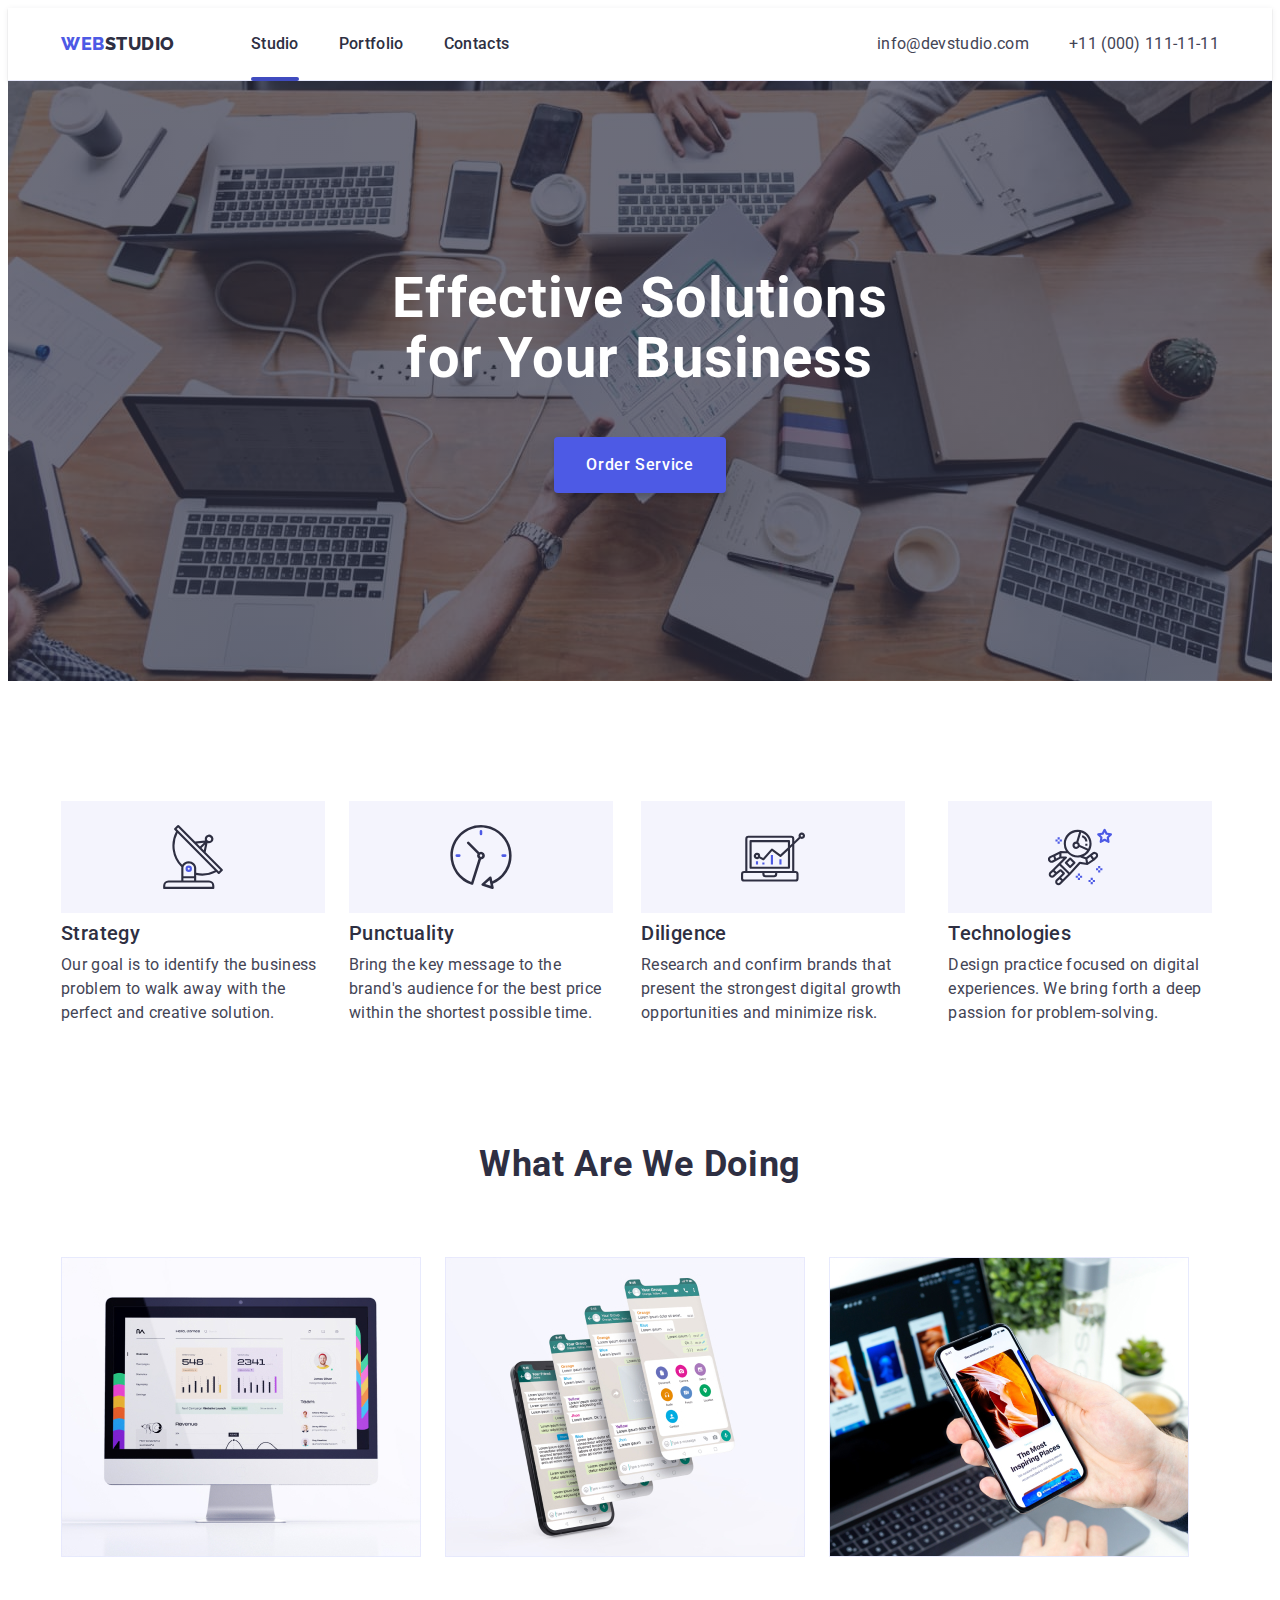
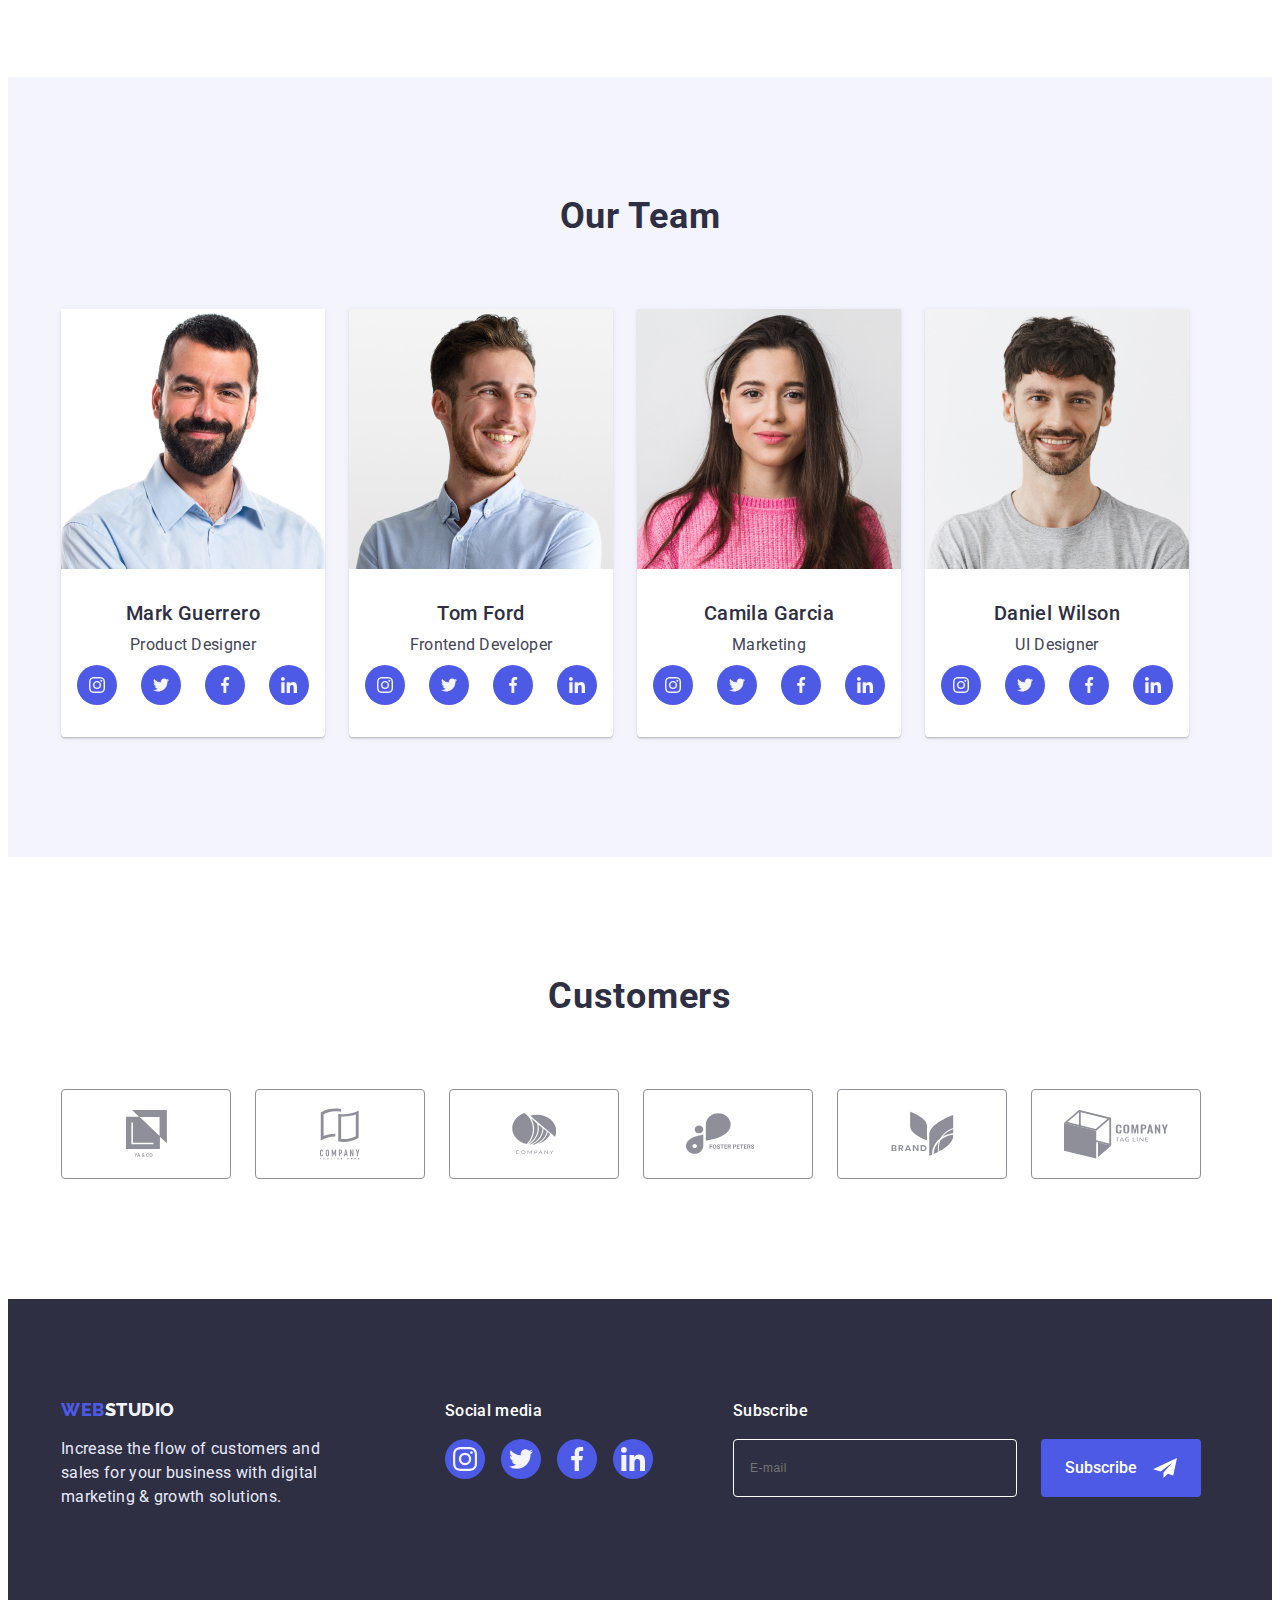
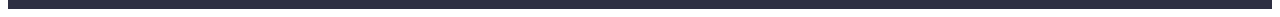
<file: index.html>
<!DOCTYPE html>
<html lang="en">
  <head>
    <meta charset="UTF-8" />
    <meta http-equiv="X-UA-Compatible" content="IE=edge" />
    <meta name="viewport" content="width=device-width, initial-scale=1.0" />
    <title>Document</title>
    <link rel="preconnect" href="https://fonts.googleapis.com" />
    <link rel="preconnect" href="https://fonts.gstatic.com" crossorigin />
    <link
      href="https://fonts.googleapis.com/css2?family=Raleway:wght@800&family=Roboto:ital,wght@0,400;0,500;0,700;1,900&display=swap"
      rel="stylesheet"
    />
    <link
      rel="stylesheet"
      href="https://cdnjs.cloudflare.com/ajax/libs/modern-normalize/1.1.0/modern-normalize.min.css"
      integrity="sha512-wpPYUAdjBVSE4KJnH1VR1HeZfpl1ub8YT/NKx4PuQ5NmX2tKuGu6U/JRp5y+Y8XG2tV+wKQpNHVUX03MfMFn9Q=="
      crossorigin="anonymous"
      referrerpolicy="no-referrer"
    />
    <link rel="stylesheet" href="./css/styles.css" />
  </head>
  <body>
    <header class="header">
      <div class="container header-container">
        <nav class="header-container-nav">
          <a class="header-logo link" href="./index.html"
            >Web <span class="header-logo-span">Studio</span></a
          >
          <ul class="header-list list">
            <li>
              <a class="header-link link current" href="./index.html">Studio</a>
            </li>
            <li>
              <a class="header-link link" href="./portfolio.html">Portfolio</a>
            </li>
            <li><a class="header-link link" href="">Contacts</a></li>
          </ul>
        </nav>
        <address class="header-adress">
          <ul class="header-adress-list list">
            <li>
              <a
                class="header-adress-link link"
                href="mailto:info@devstudio.com"
                >info@devstudio.com</a
              >
            </li>
            <li>
              <a class="header-adress-link link" href="tel:+110001111111"
                >+11 (000) 111-11-11</a
              >
            </li>
          </ul>
        </address>
      </div>
    </header>
    <main>
      <section class="hero">
        <div class="container hero-container">
          <h1 class="hero-title">Effective Solutions for Your Business</h1>
          <button class="hero-btn" type="button" data-modal-open>
            Order Service
          </button>
        </div>
      </section>

      <section class="goals">
        <div class="container">
          <h2 class="goals-main-title"></h2>
          <ul class="goals-list list">
            <li>
              <div class="box">
                <svg class="goals-icon" width="64" height="64">
                  <use href="./images/icons-svg.svg#icon-goals-svg-1"></use>
                </svg>
              </div>
              <h3 class="goals-title">Strategy</h3>
              <p class="goals-text">
                Our goal is to identify the business problem to walk away with
                the perfect and creative solution.
              </p>
            </li>
            <li>
              <div class="box">
                <svg class="goals-icon" width="64" height="64">
                  <use href="./images/icons-svg.svg#icon-goals-svg-2"></use>
                </svg>
              </div>
              <h3 class="goals-title">Punctuality</h3>
              <p class="goals-text">
                Bring the key message to the brand's audience for the best price
                within the shortest possible time.
              </p>
            </li>
            <li>
              <div class="box">
                <svg class="goals-icon" width="64" height="64">
                  <use href="./images/icons-svg.svg#icon-goals-svg-3"></use>
                </svg>
              </div>
              <h3 class="goals-title">Diligence</h3>
              <p class="goals-text">
                Research and confirm brands that present the strongest digital
                growth opportunities and minimize risk.
              </p>
            </li>
            <li>
              <div class="box">
                <svg class="goals-icon" width="64" height="64">
                  <use href="./images/icons-svg.svg#icon-goals-svg-4"></use>
                </svg>
              </div>
              <h3 class="goals-title">Technologies</h3>
              <p class="goals-text">
                Design practice focused on digital experiences. We bring forth a
                deep passion for problem-solving.
              </p>
            </li>
          </ul>
        </div>
      </section>

      <section class="activities">
        <div class="container">
          <h2 class="activities-title">What are we doing</h2>
          <ul class="activities-list list">
            <li>
              <img
                src="./images/rectangle-71.jpg"
                alt="Desktop version"
                width="360"
              />
            </li>
            <li>
              <img
                src="./images/rectangle-72.jpg"
                alt="Smartphone platform"
                width="360"
              />
            </li>
            <li>
              <img
                src="./images/rectangle-73.jpg"
                alt="Mobile version"
                width="360"
              />
            </li>
          </ul>
        </div>
      </section>

      <section class="team">
        <div class="container">
          <h2 class="team-title">Our Team</h2>
          <ul class="team-list list">
            <li>
              <img src="./images/mark.jpg" alt="Product designer" width="264" />
              <div class="team-div">
                <h3 class="team-subtitle">Mark Guerrero</h3>
                <p class="team-text">Product Designer</p>
                <ul class="team-logo-list list">
                  <li class="team-item">
                    <a class="team-link link" href="">
                      <svg class="team-icon" width="16" height="16">
                        <use
                          href="./images/icons-svg.svg#icon-team-svg-1"
                        ></use>
                      </svg>
                    </a>
                  </li>
                  <li class="team-item">
                    <a class="team-link link" href="">
                      <svg class="team-icon" width="16" height="16">
                        <use
                          href="./images/icons-svg.svg#icon-team-svg-2"
                        ></use>
                      </svg>
                    </a>
                  </li>
                  <li class="team-item">
                    <a class="team-link link" href="">
                      <svg class="team-icon" width="16" height="16">
                        <use
                          href="./images/icons-svg.svg#icon-team-svg-3"
                        ></use>
                      </svg>
                    </a>
                  </li>
                  <li class="team-item">
                    <a class="team-link link" href="">
                      <svg class="team-icon" width="16" height="16">
                        <use
                          href="./images/icons-svg.svg#icon-team-svg-4"
                        ></use>
                      </svg>
                    </a>
                  </li>
                </ul>
              </div>
            </li>
            <li>
              <img
                src="./images/tom.jpg"
                alt="Frontend Developer"
                width="264"
              />
              <div class="team-div">
                <h3 class="team-subtitle">Tom Ford</h3>
                <p class="team-text">Frontend Developer</p>
                <ul class="team-logo-list list">
                  <li class="team-item">
                    <a class="team-link link" href="">
                      <svg class="team-icon" width="16" height="16">
                        <use
                          href="./images/icons-svg.svg#icon-team-svg-1"
                        ></use>
                      </svg>
                    </a>
                  </li>
                  <li class="team-item">
                    <a class="team-link link" href="">
                      <svg class="team-icon" width="16" height="16">
                        <use
                          href="./images/icons-svg.svg#icon-team-svg-2"
                        ></use>
                      </svg>
                    </a>
                  </li>
                  <li class="team-item">
                    <a class="team-link link" href="">
                      <svg class="team-icon" width="16" height="16">
                        <use
                          href="./images/icons-svg.svg#icon-team-svg-3"
                        ></use>
                      </svg>
                    </a>
                  </li>
                  <li class="team-item">
                    <a class="team-link link" href="">
                      <svg class="team-icon" width="16" height="16">
                        <use
                          href="./images/icons-svg.svg#icon-team-svg-4"
                        ></use>
                      </svg>
                    </a>
                  </li>
                </ul>
              </div>
            </li>
            <li>
              <img src="./images/camila.jpg" alt="Marketing" width="264" />
              <div class="team-div">
                <h3 class="team-subtitle">Camila Garcia</h3>
                <p class="team-text">Marketing</p>
                <ul class="team-logo-list list">
                  <li class="team-item">
                    <a class="team-link link" href="">
                      <svg class="team-icon" width="16" height="16">
                        <use
                          href="./images/icons-svg.svg#icon-team-svg-1"
                        ></use>
                      </svg>
                    </a>
                  </li>
                  <li class="team-item">
                    <a class="team-link link" href="">
                      <svg class="team-icon" width="16" height="16">
                        <use
                          href="./images/icons-svg.svg#icon-team-svg-2"
                        ></use>
                      </svg>
                    </a>
                  </li>
                  <li class="team-item">
                    <a class="team-link link" href="">
                      <svg class="team-icon" width="16" height="16">
                        <use
                          href="./images/icons-svg.svg#icon-team-svg-3"
                        ></use>
                      </svg>
                    </a>
                  </li>
                  <li class="team-item">
                    <a class="team-link link" href="">
                      <svg class="team-icon" width="16" height="16">
                        <use
                          href="./images/icons-svg.svg#icon-team-svg-4"
                        ></use>
                      </svg>
                    </a>
                  </li>
                </ul>
              </div>
            </li>
            <li>
              <img src="./images/daniel.jpg" alt="UI Designer" width="264" />
              <div class="team-div">
                <h3 class="team-subtitle">Daniel Wilson</h3>
                <p class="team-text">UI Designer</p>
                <ul class="team-logo-list list">
                  <li class="team-item">
                    <a class="team-link link" href="">
                      <svg class="team-icon" width="16" height="16">
                        <use
                          href="./images/icons-svg.svg#icon-team-svg-1"
                        ></use>
                      </svg>
                    </a>
                  </li>
                  <li class="team-item">
                    <a class="team-link link" href="">
                      <svg class="team-icon" width="16" height="16">
                        <use
                          href="./images/icons-svg.svg#icon-team-svg-2"
                        ></use>
                      </svg>
                    </a>
                  </li>
                  <li class="team-item">
                    <a class="team-link link" href="">
                      <svg class="team-icon" width="16" height="16">
                        <use
                          href="./images/icons-svg.svg#icon-team-svg-3"
                        ></use>
                      </svg>
                    </a>
                  </li>
                  <li class="team-item">
                    <a class="team-link link" href="">
                      <svg class="team-icon" width="16" height="16">
                        <use
                          href="./images/icons-svg.svg#icon-team-svg-4"
                        ></use>
                      </svg>
                    </a>
                  </li>
                </ul>
              </div>
            </li>
          </ul>
        </div>
      </section>
    </main>

    <section class="customers">
      <div class="container">
        <h2 class="customers-title">Customers</h2>
        <ul class="customers-list list">
          <li>
            <a class="customers-link" href="">
              <svg class="customers-icon" width="41" height="47">
                <use href="./images/icons-svg.svg#icon-customers-svg-1"></use>
              </svg>
            </a>
          </li>
          <li>
            <a class="customers-link" href="">
              <svg class="customers-icon" width="40" height="52">
                <use href="./images/icons-svg.svg#icon-customers-svg-2"></use>
              </svg>
            </a>
          </li>
          <li>
            <a class="customers-link" href="">
              <svg class="customers-icon" width="44" height="41">
                <use href="./images/icons-svg.svg#icon-customers-svg-3"></use>
              </svg>
            </a>
          </li>
          <li>
            <a class="customers-link" href="">
              <svg class="customers-icon" width="84" height="41">
                <use href="./images/icons-svg.svg#icon-customers-svg-4"></use>
              </svg>
            </a>
          </li>
          <li>
            <a class="customers-link" href="">
              <svg class="customers-icon" width="63" height="45">
                <use href="./images/icons-svg.svg#icon-customers-svg-5"></use>
              </svg>
            </a>
          </li>
          <li>
            <a class="customers-link" href="">
              <svg class="customers-icon" width="104" height="56">
                <use href="./images/icons-svg.svg#icon-customers-svg-6"></use>
              </svg>
            </a>
          </li>
        </ul>
      </div>
    </section>

    <footer class="footer">
      <div class="container footer-container">
        <div class="footer-content">
          <a class="footer-logo link" href="./index.html"
            >Web <span class="footer-logo-span">Studio</span></a
          >
          <p class="footer-text">
            Increase the flow of customers and sales for your business with
            digital marketing & growth solutions.
          </p>
        </div>
        <div class="footer-media">
          <p class="footer-media-text">Social media</p>
          <ul class="footer-logo-list list">
            <li class="footer-item">
              <a class="footer-link link" href="">
                <svg class="footer-icon" width="24" height="24">
                  <use href="./images/icons-svg.svg#icon-team-svg-1"></use>
                </svg>
              </a>
            </li>
            <li class="footer-item">
              <a class="footer-link link" href="">
                <svg class="footer-icon" width="24" height="24">
                  <use href="./images/icons-svg.svg#icon-team-svg-2"></use>
                </svg>
              </a>
            </li>
            <li class="footer-item">
              <a class="footer-link link" href="">
                <svg class="footer-icon" width="24" height="24">
                  <use href="./images/icons-svg.svg#icon-team-svg-3"></use>
                </svg>
              </a>
            </li>
            <li class="footer-item">
              <a class="footer-link link" href="">
                <svg class="footer-icon" width="24" height="24">
                  <use href="./images/icons-svg.svg#icon-team-svg-4"></use>
                </svg>
              </a>
            </li>
          </ul>
        </div>
        <div>
          <p class="footer-media-text">Subscribe</p>
          <div class="footer-subscribe">
            <form class="subscribe-form">
              <input
                class="subscribe-input"
                type="text"
                name="subscribe-form"
                id="subscribe"
                placeholder="E-mail"
              />
              <label class="subscribe-label" for="subscribe"></label>
            </form>
            <button class="subscribe-button" type="submit">
              Subscribe<svg width="24" height="24">
                <use
                  href="./images/icons-svg.svg#icon-subscribe-item-svg"
                ></use>
              </svg>
            </button>
          </div>
        </div>
      </div>
    </footer>
    <div class="backdrop is-hidden" data-modal>
      <div class="modal">
        <button class="modal-button" type="button" data-modal-close>
          <svg class="modal-close" width="8" height="8">
            <use href="./images/icons-svg.svg#icon-close-black-svg"></use>
          </svg>
        </button>
        <p class="modal-title">Leave your contacts and we will call you back</p>
        <form class="modal-form" name="modal-form">
          <div class="modal-form-areas">
            <label class="modal-labels" for="username">Name</label>
            <div class="input-wrap">
              <input
                class="modal-inputs"
                type="text"
                name="username"
                id="username"
              />
              <svg class="modal-images" width="18" height="24">
                <use href="./images/icons-svg.svg#icon-modal-svg-1"></use>
              </svg>
            </div>
          </div>
          <div class="modal-form-areas">
            <label class="modal-labels" for="phone">Phone</label>
            <div class="input-wrap">
              <input class="modal-inputs" type="text" name="phone" id="phone" />
              <svg class="modal-images" width="18" height="24">
                <use href="./images/icons-svg.svg#icon-modal-svg-2"></use>
              </svg>
            </div>
          </div>
          <div class="modal-form-areas">
            <label class="modal-labels" for="email">Email</label>
            <div class="input-wrap">
              <input class="modal-inputs" type="text" name="email" id="email" />
              <svg class="modal-images" width="18" height="24">
                <use href="./images/icons-svg.svg#icon-modal-svg-3"></use>
              </svg>
            </div>
          </div>
          <label class="modal-labels" for="feedback"
            >Comment<textarea
              class="modal-textarea"
              name="feedback"
              placeholder="Text input"
              id="feedback"
            ></textarea>
          </label>
          <div class="policy-field">
            <input
              class="modal-input-accept visually-hidden"
              type="checkbox"
              name="accept"
              value="accept"
              id="privacy"
            /><label class="modal-accept" for="privacy"
              ><span>
                <svg class="modal-checked" width="10" height="8">
                  <use
                    href="./images/icons-svg.svg#icon-modal-svg-accept"
                  ></use>
                </svg>
              </span>
              I accept the terms and conditions of the
              <a href="">Privacy Policy</a></label
            >
          </div>
        </form>
        <button class="modal-submit-button" type="submit">Send</button>
      </div>
    </div>
    <script src="./js/modal.js"></script>
  </body>
</html>
</file>
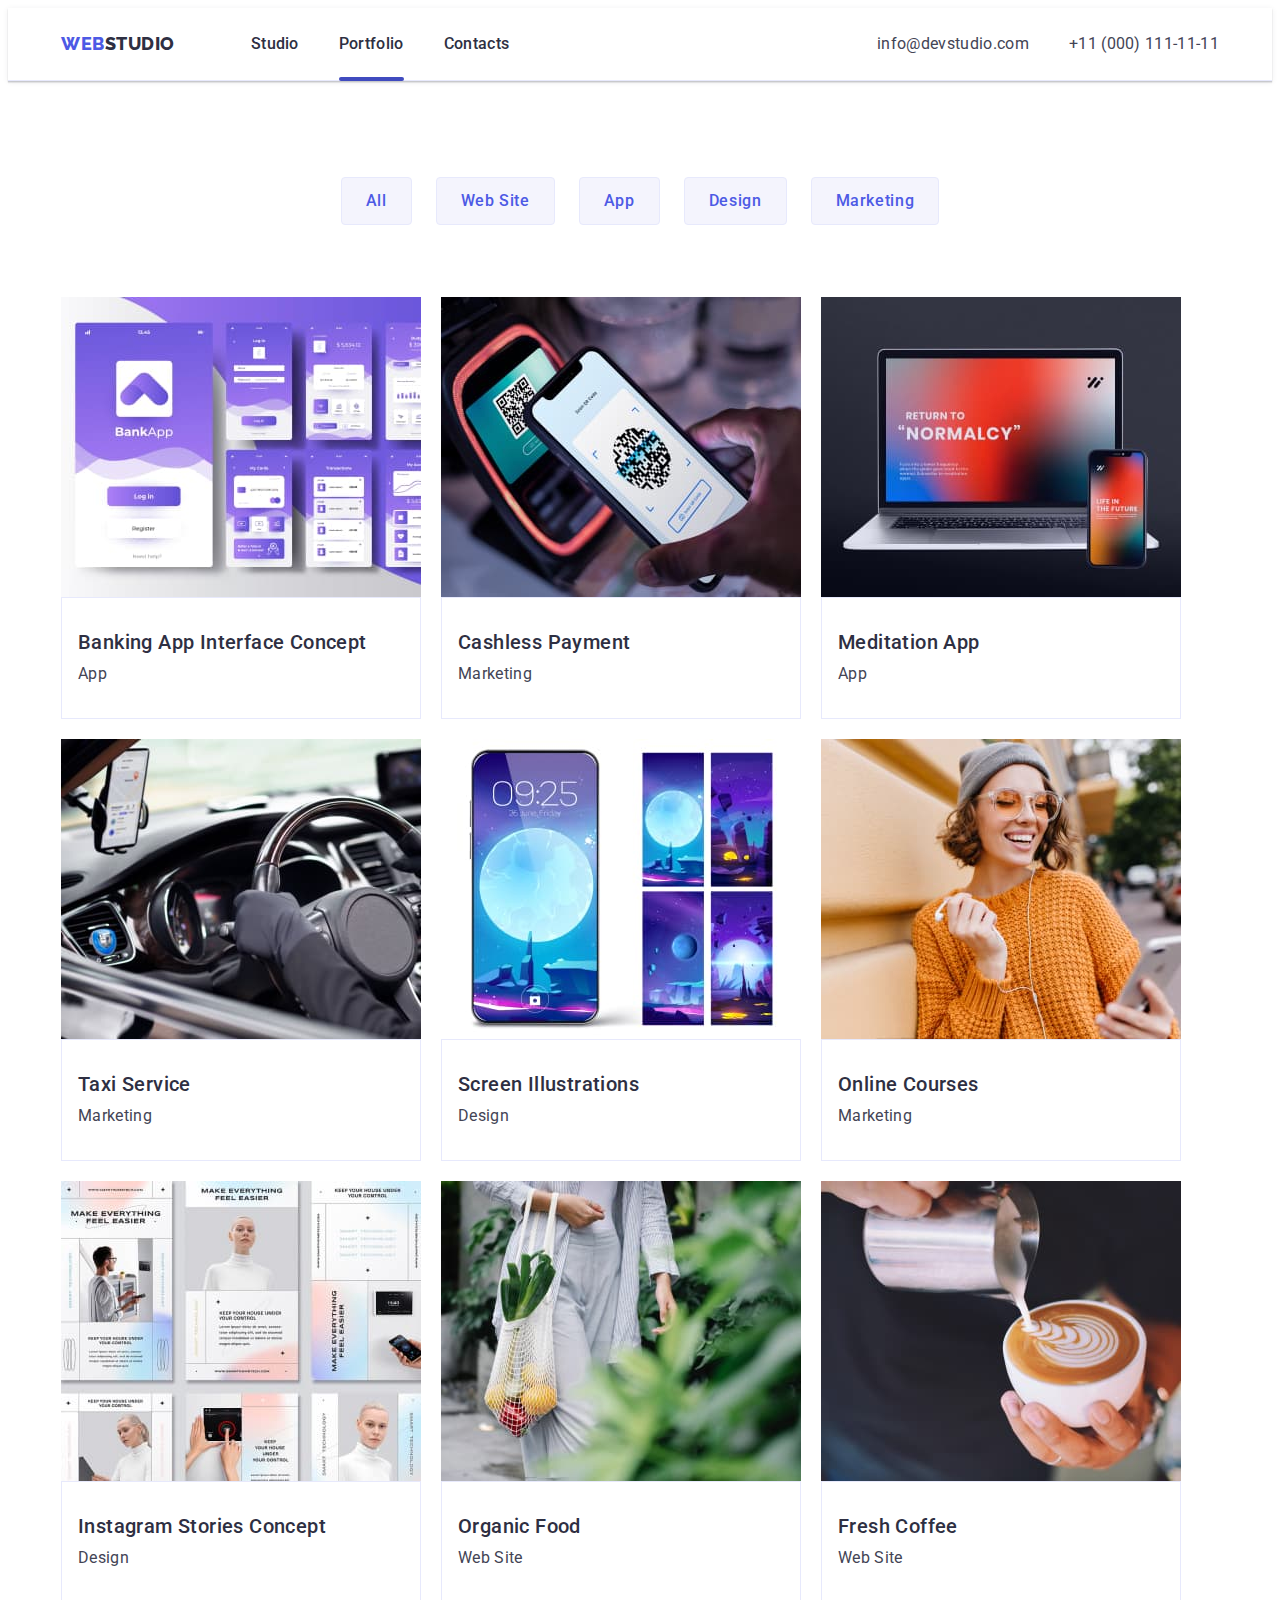
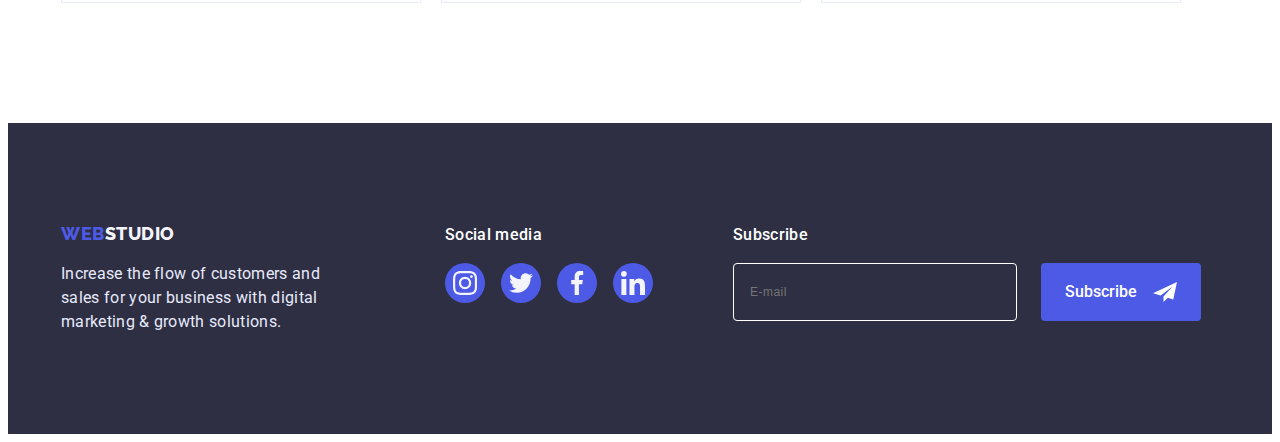
<file: portfolio.html>
<!DOCTYPE html>
<html lang="en">
  <head>
    <meta charset="UTF-8" />
    <meta http-equiv="X-UA-Compatible" content="IE=edge" />
    <meta name="viewport" content="width=device-width, initial-scale=1.0" />
    <title>Document</title>
    <link rel="preconnect" href="https://fonts.googleapis.com" />
    <link rel="preconnect" href="https://fonts.gstatic.com" crossorigin />
    <link
      href="https://fonts.googleapis.com/css2?family=Raleway:wght@800&family=Roboto:ital,wght@0,400;0,500;0,700;1,900&display=swap"
      rel="stylesheet"
    />
    <link rel="stylesheet" href="https://cdnjs.cloudflare.com/ajax/libs/modern-normalize/1.1.0/modern-normalize.min.css" integrity="sha512-wpPYUAdjBVSE4KJnH1VR1HeZfpl1ub8YT/NKx4PuQ5NmX2tKuGu6U/JRp5y+Y8XG2tV+wKQpNHVUX03MfMFn9Q==" crossorigin="anonymous" referrerpolicy="no-referrer" />
    <link rel="stylesheet" href="./css/styles.css" />
  </head>
  <body>
    <header class="header">
      <div class="container header-container">
        <nav class="header-container-nav">
          <a class="header-logo link" href="./index.html"
            >Web <span class="header-logo-span">Studio</span></a
          >
          <ul class="header-list list">
            <li>
              <a class="header-link link" href="./index.html">Studio</a>
            </li>
            <li>
              <a class="header-link link current" href="./portfolio.html">Portfolio</a>
            </li>
            <li><a class="header-link link" href="">Contacts</a></li>
          </ul>
        </nav>
        <address class="header-adress">
          <ul class="header-adress-list list">
            <li>
              <a
                class="header-adress-link link"
                href="mailto:info@devstudio.com"
                >info@devstudio.com</a
              >
            </li>
            <li>
              <a class="header-adress-link link" href="tel:+110001111111"
                >+11 (000) 111-11-11</a
              >
            </li>
          </ul>
        </address>
      </div>
    </header>
    <main>
      <section class="portfolio">
        <div class="container">
        <h1 class="portfolio-hidden"></h1>
        <ul class="portfolio-btn-list list">
          <li><button class="portfolio-btn" type="button">All</button></li>
          <li><button class="portfolio-btn" type="button">Web Site</button></li>
          <li><button class="portfolio-btn" type="button">App</button></li>
          <li><button class="portfolio-btn" type="button">Design</button></li>
          <li>
            <button class="portfolio-btn" type="button">Marketing</button>
          </li>
        </ul>
        <ul class="portfolio-list list">
          <li class="border-list"><a href="" class="portfolio-link link">
            <div class="cover-item"><img
              src="./images/portfolio-img-1.jpg"
              alt="Bank app"
              width="360"
            />
            <p class="portfolio-cover-text">14 Stylish and User-Friendly App Design Concepts · Task Manager App · Calorie Tracker App · Exotic Fruit Ecommerce App · Cloud Storage App</p>
            </div><div class="border">
            <h2 class="portfolio-list-title">Banking App Interface Concept</h2>
            <p class="portfolio-list-text">App</p></div>
          </a></li>
          <li class="border-list"><a href="" class="portfolio-link link">
            <div class="cover-item"><img
              src="./images/portfolio-img-2.jpg"
              alt="Cashless payment"
              width="360"
            />
            <p class="portfolio-cover-text">14 Stylish and User-Friendly App Design Concepts · Task Manager App · Calorie Tracker App · Exotic Fruit Ecommerce App · Cloud Storage App</p>
            </div><div class="border">
            <h2 class="portfolio-list-title">Cashless Payment</h2>
            <p class="portfolio-list-text">Marketing</p></div>
          </a></li>
          <li class="border-list"><a href="" class="portfolio-link link">
            <div class="cover-item"><img
              src="./images/portfolio-img-3.jpg"
              alt="Meditation app"
              width="360"
            />
            <p class="portfolio-cover-text">14 Stylish and User-Friendly App Design Concepts · Task Manager App · Calorie Tracker App · Exotic Fruit Ecommerce App · Cloud Storage App</p>
            </div><div class="border">
            <h2 class="portfolio-list-title">Meditation App</h2>
            <p class="portfolio-list-text">App</p></div>
          </a></li>
          <li class="border-list"><a href="" class="portfolio-link link">
            <div class="cover-item"><img
              src="./images/portfolio-img-4.jpg"
              alt="Taxi service"
              width="360"
            />
            <p class="portfolio-cover-text">14 Stylish and User-Friendly App Design Concepts · Task Manager App · Calorie Tracker App · Exotic Fruit Ecommerce App · Cloud Storage App</p>
            </div><div class="border">
            <h2 class="portfolio-list-title">Taxi Service</h2>
            <p class="portfolio-list-text">Marketing</p></div>
          </a></li>
          <li class="border-list"><a href="" class="portfolio-link link">
            <div class="cover-item"><img
              src="./images/portfolio-img-5.jpg"
              alt="Screen illustrations"
              width="360"
            />
            <p class="portfolio-cover-text">14 Stylish and User-Friendly App Design Concepts · Task Manager App · Calorie Tracker App · Exotic Fruit Ecommerce App · Cloud Storage App</p>
            </div><div class="border">
            <h2 class="portfolio-list-title">Screen Illustrations</h2>
            <p class="portfolio-list-text">Design</p></div>
          </a></li>
          <li class="border-list"><a href="" class="portfolio-link link">
            <div class="cover-item"><img
              src="./images/portfolio-img-6.jpg"
              alt="Online cources"
              width="360"
            /><p class="portfolio-cover-text">14 Stylish and User-Friendly App Design Concepts · Task Manager App · Calorie Tracker App · Exotic Fruit Ecommerce App · Cloud Storage App</p>
            </div><div class="border">
            <h2 class="portfolio-list-title">Online Courses</h2>
            <p class="portfolio-list-text">Marketing</p></div>
          </a></li>
          <li class="border-list"><a href="" class="portfolio-link link">
            <div class="cover-item"><img
              src="./images/portfolio-img-7.jpg"
              alt="Instagram stories"
              width="360"
            /><p class="portfolio-cover-text">14 Stylish and User-Friendly App Design Concepts · Task Manager App · Calorie Tracker App · Exotic Fruit Ecommerce App · Cloud Storage App</p>
            </div><div class="border">
            <h2 class="portfolio-list-title">Instagram Stories Concept</h2>
            <p class="portfolio-list-text">Design</p></div>
          </a></li>
          <li class="border-list"><a href="" class="portfolio-link link">
            <div class="cover-item"><img
              src="./images/portfolio-img-8.jpg"
              alt="Organic food"
              width="360"
            /><p class="portfolio-cover-text">14 Stylish and User-Friendly App Design Concepts · Task Manager App · Calorie Tracker App · Exotic Fruit Ecommerce App · Cloud Storage App</p>
            </div><div class="border">
            <h2 class="portfolio-list-title">Organic Food</h2>
            <p class="portfolio-list-text">Web Site</p></div>
          </a></li>
          <li class="border-list"><a href="" class="portfolio-link link">
            <div class="cover-item"><img
              src="./images/portfolio-img-9.jpg"
              alt="Fresh coffee"
              width="360"
            /><p class="portfolio-cover-text">14 Stylish and User-Friendly App Design Concepts · Task Manager App · Calorie Tracker App · Exotic Fruit Ecommerce App · Cloud Storage App</p>
            </div><div class="border">
            <h2 class="portfolio-list-title">Fresh Coffee</h2>
            <p class="portfolio-list-text">Web Site</p></div>
          </a></li>
        </ul>
        </div>
      </section>
    </main>
    <footer class="footer">
      <div class="container footer-container">
        <div class="footer-content">
          <a class="footer-logo link" href="./index.html"
            >Web <span class="footer-logo-span">Studio</span></a
          >
          <p class="footer-text">
            Increase the flow of customers and sales for your business with
            digital marketing & growth solutions.
          </p>
        </div>
        <div class="footer-media">
          <p class="footer-media-text">Social media</p>
          <ul class="footer-logo-list list">
            <li class="footer-item">
              <a class="footer-link link" href="">
                <svg class="footer-icon" width="24" height="24">
                  <use href="./images/icons-svg.svg#icon-team-svg-1"></use>
                </svg>
              </a>
            </li>
            <li class="footer-item">
              <a class="footer-link link" href="">
                <svg class="footer-icon" width="24" height="24">
                  <use href="./images/icons-svg.svg#icon-team-svg-2"></use>
                </svg>
              </a>
            </li>
            <li class="footer-item">
              <a class="footer-link link" href="">
                <svg class="footer-icon" width="24" height="24">
                  <use href="./images/icons-svg.svg#icon-team-svg-3"></use>
                </svg>
              </a>
            </li>
            <li class="footer-item">
              <a class="footer-link link" href="">
                <svg class="footer-icon" width="24" height="24">
                  <use href="./images/icons-svg.svg#icon-team-svg-4"></use>
                </svg>
              </a>
            </li>
          </ul>
        </div>
        <div>
          <p class="footer-media-text">Subscribe</p>
          <div class="footer-subscribe">
            <form class="subscribe-form">
              <input
                class="subscribe-input"
                type="text"
                name="subscribe-form"
                id="subscribe"
                placeholder="E-mail"
              />
              <label class="subscribe-label" for="subscribe"></label>
            </form>
            <button class="subscribe-button" type="submit">
              Subscribe<svg width="24" height="24">
                <use
                  href="./images/icons-svg.svg#icon-subscribe-item-svg"
                ></use>
              </svg>
            </button>
          </div>
        </div>
      </div>
    </footer>
</html>
</file>
<file: css/styles.css>
:root {
    --logo-color: #4d5ae5;
    --logo-color-2: #2e2f42;
    --color-3: #404bbf;
    --color-4: #434455;
}

p, h1, h2, h3, h4, h5, h6 {
margin: 0;
}

body {
    font-family: 'Roboto', sans-serif;
    color: #434455;
}

.visually-hidden {
    position: absolute;
    width: 1px;
    height: 1px;
    margin: -1px;
    border: 0;
    padding: 0;

    white-space: nowrap;
    clip-path: inset(100%);
    clip: rect(0 0 0 0);
    overflow: hidden;
}

.link {
    text-decoration: none;
}

.list {
    margin: 0;
    padding-left: 0;
    list-style-type: none;
}

img {
    display: block;
    max-width: 100%;
    height: auto;
}

.container {
    width: 1158px;
    padding: 0 15px;
    margin-left: auto;
    margin-right: auto;
}

/* header */

.header {
    text-decoration: none;
    padding: 24px 0;
    border-bottom: 1px solid #E7E9FC;
    box-shadow: 0px 1px 6px rgba(46, 47, 66, 0.08), 0px 1px 1px rgba(46, 47, 66, 0.16), 0px 2px 1px rgba(46, 47, 66, 0.08);
}

.header-container {
display: flex;
}

.header-container-nav {
    display: flex;
}

.header-logo {
    font-family: 'Raleway', sans-serif;
        font-weight: 800;
        font-size: 18px;
        line-height: 1.17;
        display: flex;
        align-items: center;
        letter-spacing: 0.03em;
        text-transform: uppercase;    
        color: var(--logo-color);
        text-decoration: none;
        margin-right: 76px;
}

.header-logo-span {
    color:var(--logo-color-2); 
}

.header-list {
    display: flex;
    gap: 40px;
}

.header-link {
font-weight: 500;
font-size: 16px;
line-height: 1.5;
letter-spacing: 0.02em;
color: var(--logo-color-2);
transition: color 250ms cubic-bezier(0.4, 0, 0.2, 1);
}

.header-link:hover,
.header-link:focus {
    color: var(--color-3);
}

.header-list li{
    position: relative;
}

.header-link.current::after {
    display: block;
    content: '';
    width: 100%;
    height: 4px;
    background-color: var(--color-3);
    border-radius: 2px;
    position: absolute;
    transform: translateY(21px);
}

.header-adress {
        font-style: normal;
        margin-left: auto;
}

.header-adress-list {
    display: flex;
    gap: 40px;
}

.header-adress-link {
        font-size: 16px;
        line-height: 1.5;
        letter-spacing: 0.02em;
        color: var(--color-4);
        font-style: normal;
        transition: color 250ms cubic-bezier(0.4, 0, 0.2, 1);
}

.header-adress-link:hover,
.header-adress-link:focus {
    color: var(--color-3);
}

/* hero */

.hero {
    background-color: #2e2f42;
    background-image: linear-gradient(rgba(46, 47, 66, 0.7), rgba(46, 47, 66, 0.7)), url(../images/hero-img.jpg);
    background-repeat: no-repeat;
    background-position: center;
    background-size: cover;
    padding: 188px 0;
    max-width: 1440px;
    margin: 0 auto;
}

.hero-title {
        font-size: 56px;
        line-height: 1.07;
        text-align: center;
        letter-spacing: 0.02em;
        color: #FFFFFF;
        width: 496px;
        margin: 0 auto 48px;
}

.hero-btn {
    font-family: 'Roboto', sans-serif;
        font-weight: 500;
        font-size: 16px;
        line-height: 1.5;
        display: flex;
        align-items: center;
        letter-spacing: 0.04em;
        color: #FFFFFF;
        background-color: #4D5AE5;
        box-shadow: 0px 4px 4px rgba(0, 0, 0, 0.15);
        border-radius: 4px;
        border: 0;
        cursor: pointer;
        display: block;
        margin: 0 auto;
        padding: 16px 32px;
        transition: background-color 250ms cubic-bezier(0.4, 0, 0.2, 1);
}

.hero-btn:hover, .hero-btn:focus {
    background-color: #404BBF;
}

/* goals */

.goals {
    padding: 120px 0 120px;
}

.goals .box {
    width: 264px;
    height: 112px;
    background-color: #F4F4FD;
    margin-bottom: 8px;
}


.goals-title {
    font-weight: 500;
        font-size: 20px;
        line-height: 1.2;
        letter-spacing: 0.02em;
        color: #2E2F42;
        margin-bottom: 8px;
}

.goals-list {
    display: flex;
    gap: 24px;
}

.goals-text {
    font-size: 16px;
        line-height: 1.5;
        letter-spacing: 0.02em;
        color: #434455;
}

.goals-list .box {
    display: flex;
    justify-content: center;
    align-items: center;
}

/* activities */

.activities {
    padding-bottom: 120px;
}

.activities-title {
    font-size: 36px;
        line-height: 1.11;
        text-align: center;
        letter-spacing: 0.02em;
        text-transform: capitalize;
        color: #2E2F42;
        margin-bottom: 72px;
}

.activities-list {
    display: flex;
    gap: 24px;
}

/* team */

.team {
    padding: 120px 0;
    background-color: #F4F4FD;
}

.team-list {
    display: flex;
    gap: 24px;
}

.team-list > li {
    background: #FFFFFF;
    box-shadow: 0px 1px 6px rgba(46, 47, 66, 0.08), 0px 1px 1px rgba(46, 47, 66, 0.16), 0px 2px 1px rgba(46, 47, 66, 0.08);
    border-radius: 0px 0px 4px 4px;
}

.team-title {
    font-size: 36px;
        line-height: 1.11;
        text-align: center;
        letter-spacing: 0.02em;
        text-transform: capitalize;
        color: #2E2F42;
        margin-bottom: 72px;
}

.team-subtitle {
    font-weight: 500;
        font-size: 20px;
        line-height: 1.2;
        text-align: center;
        letter-spacing: 0.02em;
        color: #2E2F42;
        margin-bottom: 8px;
}


.team-text {
    font-size: 16px;
        line-height: 1.5;
        text-align: center;
        letter-spacing: 0.02em;
        color: #434455;
        margin-bottom: 8px;
}

.team-div {
    padding: 32px 0;
}

.team-logo-list {
    display: flex;
    justify-content: center;
    gap: 24px;
}

.team-item {
    width: 40px;
    height: 40px;
    fill: #F4F4FD;
}

.team-link {
    width: 100%;
    height: 100%;
    border-radius: 50%;
    background-color: var(--logo-color);
    display: flex;
    justify-content: center;
    align-items: center;
    transition: background-color 250ms cubic-bezier(0.4, 0, 0.2, 1);
}

.team-link:hover, .team-link:focus {
    background-color: #404BBF;
}

.team-icon {
    fill:#F4F4FD;
}

/* customers */

.customers {
    padding: 120px 0;
}

.customers-title {
    font-size: 36px;
        line-height: 1.11;
        text-align: center;
        letter-spacing: 0.02em;
        color: var(--logo-color-2);
        margin-bottom: 72px;
}

.customers-list {
    display: flex;
    gap: 24px;
}


.customers-link {
    width: 168px;
    height: 88px;
    border: 1px solid #8E8F99;
    border-radius: 4px;
    display: flex;
    justify-content: center;
    align-items: center;
    color: #8E8F99;
}

.customers-icon {
    fill: currentColor;
    transition: color 250ms cubic-bezier(0.4, 0, 0.2, 1);
}

.customers-link:hover .customers-icon,
.customers-link:focus .customers-icon {
    color: #404BBF;
}

.customers-link:hover,
.customers-link:focus {
    border: 1px solid #404BBF;
}

/* footer */

.footer {
    background-color: #2E2F42;
    padding: 100px 0;
}

.footer-logo {
    font-family: 'Raleway', sans-serif;
        font-weight: 800;
        font-size: 18px;
        line-height: 1.17;
        display: flex;
        align-items: center;
        letter-spacing: 0.03em;
        text-transform: uppercase;
        text-decoration: none;
        color: var(--logo-color);
        margin-bottom: 17.5px;
}

.footer-logo-span {
        color: #F4F4FD;
        text-decoration: none;
}

.footer-text {
    font-size: 16px;
        line-height: 1.5;
        letter-spacing: 0.02em;
        color: #E7E9FC;
        width: 264px;
}

.footer-media-text {
    font-weight: 500;
        font-size: 16px;
        line-height: 1.5;
        letter-spacing: 0.02em;
        color: #FFFFFF;
        margin-bottom: 16px;
}

.footer-container {
    display: flex;
}

.footer-logo-list {
    display: flex;
    gap: 16px;
}

.footer-item {
    width: 40px;
    height: 40px;
}

.footer-link {
    width: 100%;
    height: 100%;
    border-radius: 50%;
    background-color: #4D5AE5;
    display: flex;
    justify-content: center;
    align-items: center;
    transition: background-color 250ms cubic-bezier(0.4, 0, 0.2, 1);
}

.footer-icon {
    fill: #F4F4FD;
}

.footer-link:hover,
.footer-link:focus {
    background-color: #31D0AA;
}

.footer-content {
    margin-right: 120px;
}

.footer-media {
    margin-right: 80px;
}

.subscribe-input {
    background-color: transparent;
    width: 264px;
    height: 40px;
    border: 1px solid #FFFFFF;
    border-radius: 4px;
    font-size: 12px;
    line-height: 2;
    display: flex;
    align-items: center;
    letter-spacing: 0.04em;
    color: #FFFFFF;
    padding-top: 8px;
    padding-left: 16px;
    padding-bottom: 8px;
}

.subscribe-button {
    display: flex;
    color: #FFFFFF;
    fill: #FFFFFF;
    gap: 16px;
    align-items: center;
    justify-content: center;
    padding: 8px 24px;
    font-family: 'Roboto';
    font-style: normal;
    font-weight: 500;
    font-size: 16px;
    line-height: 1.5;
    background: #4D5AE5;
    border-radius: 4px;
    border: 0;
}

.footer-subscribe {
    display: flex;
    gap: 24px;
}

/* portfolio */

.portfolio {
    padding: 96px 0 120px;
}

.portfolio-hidden {
    visibility: hidden;
}

.portfolio-btn {
font-family: 'Roboto', sans-serif;
    font-weight: 500;
    font-size: 16px;
    line-height: 1.5;
    display: flex;
    align-items: center;
    text-align: center;
    letter-spacing: 0.04em;
    color: #4D5AE5;
    min-width: 10px;
    height: 48px;
    background-color: #F4F4FD;
    border: 1px solid #E7E9FC;
    border-radius: 4px;
    cursor: pointer;
    padding: 12px 24px;
    transition: background-color 250ms cubic-bezier(0.4, 0, 0.2, 1);
}

.portfolio-btn-list {
    display: flex;
    gap: 24px;
    justify-content: center;
    margin-bottom: 72px;
}

.portfolio-list {
    display: flex;
    flex-wrap: wrap;
    gap: 20px;
    
}

.portfolio-btn:hover,
.portfolio-btn:focus {
    background-color: #404BBF;
        box-shadow: 0px 3px 1px rgba(0, 0, 0, 0.1),
        0px 2px 1px rgba(0, 0, 0, 0.08),
        0px 2px 2px rgba(0, 0, 0, 0.12);
        border-radius: 4px;
        color: #FFFFFF;       
        border: 1px solid #000000;
        text-shadow: 0px 4px 4px rgba(0, 0, 0, 0.25);
        border: transparent;
    }

.portfolio-list-title {
        font-weight: 500;
        font-size: 20px;
        line-height: 1.2;
        letter-spacing: 0.02em;
        color: var(--logo-color-2);
        margin-bottom: 8px;
    }

.portfolio-list-text {
    font-size: 16px;
    line-height: 1.5;
    letter-spacing: 0.02em;
    color: var(--color-4);
    }

.cover-item {
    position: relative;
    overflow: hidden;
}

.portfolio-cover-text {
    position: absolute;
    top: 0;
    padding-top: 40px;
    padding-left: 32px;
    padding-right: 32px;
    font-size: 16px;
    line-height: 1.5;
    letter-spacing: 0.02em;
    color: #F4F4FD;
    background-color: var(--logo-color);
    height: 100%;
    transform: translateY(100%);
    transition-property: transform;
    transition-duration: 250ms;
}

.portfolio-link:hover .portfolio-cover-text,
.portfolio-link:focus .portfolio-cover-text{
transform: translateY(0);
}

.border {
    border: 1px solid #E7E9FC;
    padding-top: 32px;
    padding-left: 16px;
    padding-bottom: 32px;
    }

    .border-list {
        transition: box-shadow 250ms cubic-bezier(0.4, 0, 0.2, 1);
    }

    .border-list:hover,
    .border-list:focus {
        box-shadow: 0px 1px 6px rgba(46, 47, 66, 0.08), 0px 1px 1px rgba(46, 47, 66, 0.16), 0px 2px 1px rgba(46, 47, 66, 0.08);
    }

    .backdrop {
        position: fixed;
        top: 0;
        width: 100%;
        height: 100%;
        background-color: rgba(46, 47, 66, 0.4);
        transition: opacity 200ms linear, visibility 200ms linear;
    }

    .backdrop.is-hidden .modal {
        transform: translate(-50%, -50%) scale(0);
    }

    .modal {
        width: 408px;
        min-height: 576px;
        background-color: rgba(252, 252, 252, 1);
        border-radius: 4px;
        position: absolute;
        top: 50%;
        left: 50%;
        transform: translate(-50%, -50%);
        padding: 24px 24px;
        transition: transform 200ms linear;
    }

    .modal-form {
        margin-top: 16px;
        margin-bottom: 24px;
    }

    .modal-button {
        border-radius: 50%;
        width: 24px;
        height: 24px;
        margin-left: auto;
        background-color: #E7E9FC;
        border: 1px solid rgba(0, 0, 0, 0.1);
        display: flex;
        justify-content: center;
        align-items: center;
    }

    .modal-title {
        font-weight: 500;
        font-size: 16px;
        line-height: 1.5;
        text-align: center;
        letter-spacing: 0.02em;
        color: var(--logo-color-2);
        margin-top: 24px;
    }

    .modal-labels {
        font-size: 12px;
        line-height: 1.17;
        letter-spacing: 0.04em;
        color: #8E8F99;
    }

    .modal-inputs {
        display: block;
        width: 360px;
        height: 40px;
        border: 1px solid rgba(46, 47, 66, 0.4);
        border-radius: 4px;
        padding-left: 38px;
        transition: border 250ms cubic-bezier(0.4, 0, 0.2, 1);
    }

    .modal-inputs:focus {
        border: 1px solid rgba(77, 90, 229, 1);
        outline: none;
    }

    .modal-form-areas {
        margin-bottom: 8px;
    }

    .modal-textarea {
        display: block;
        width: 360px;
        height: 120px;
        resize: none;
        margin-top: 4px;
        font-size: 12px;
        line-height: 1.17;
        letter-spacing: 0.04em;
        color: rgba(46, 47, 66, 0.4);
        border: 1px solid rgba(46, 47, 66, 0.4);
        border-radius: 4px;
        padding: 8px 16px;
        margin-bottom: 16px;
    }

    .modal-textarea:focus {
        border: 1px solid rgba(77, 90, 229, 1);
        outline: none;
    }

    .modal-accept {
        display: flex;
        align-items: baseline;
        flex-wrap: wrap;
        gap: 8px;
        font-size: 12px;
        line-height: 1.17;
        letter-spacing: 0.04em;
        color: #8E8F99;
    }

    .modal-accept span {
        width: 16px;
        height: 16px;
        border: 1px solid rgba(46, 47, 66, 0.4);
        border-radius: 2px;
        display: flex;
        align-items: center;
        justify-content: center;
        fill: transparent;
        transition: background-color 250ms cubic-bezier(0.4, 0, 0.2, 1);;
    }

    .modal-input-accept:checked + .modal-accept span {
        background-color: rgba(64, 75, 191, 1);
        border: none;
        fill: rgba(244, 244, 253, 1);
    }

    .modal-input-accept:focus + .modal-accept span {
        border-color: rgba(64, 75, 191, 1);
    }

    .modal-images {
        position: absolute;
        left: 16px;
        top: 50%;
        transform: translateY(-50%);
        transition: fill 250ms cubic-bezier(0.4, 0, 0.2, 1);
    }

    .modal-inputs:focus + .modal-images {
        fill: rgba(64, 75, 191, 1);
    }

    .input-wrap {
        display: flex;
        position: relative;
        margin-top: 4px;
    }

    /* .modal-accept::before {
        content: '';
        width: 16px;
        height: 16px;
        border: 1px solid rgba(46, 47, 66, 0.4);
        border-radius: 2px;
        display: block;
    }

    .modal-input-accept:checked + .modal-accept::before {
        background-color: rgba(64, 75, 191, 1);
        border: none;
    } */

    .modal-submit-button {
        font-family: 'Roboto';
        font-style: normal;
        font-weight: 500;
        font-size: 16px;
        line-height: 1.5;
        display: flex;
        align-items: center;
        text-align: center;
        letter-spacing: 0.04em;
        color: #FFFFFF;
        width: 169px;
        height: 56px;
        background-color: #4D5AE5;
        box-shadow: 0px 4px 4px rgba(0, 0, 0, 0.15);
        border: 0;
        border-radius: 4px;
        display: block;
        margin: 0 auto;
    }

    .is-hidden {
        opacity: 0;
        visibility: hidden;
        pointer-events: none;
    }
</file>
